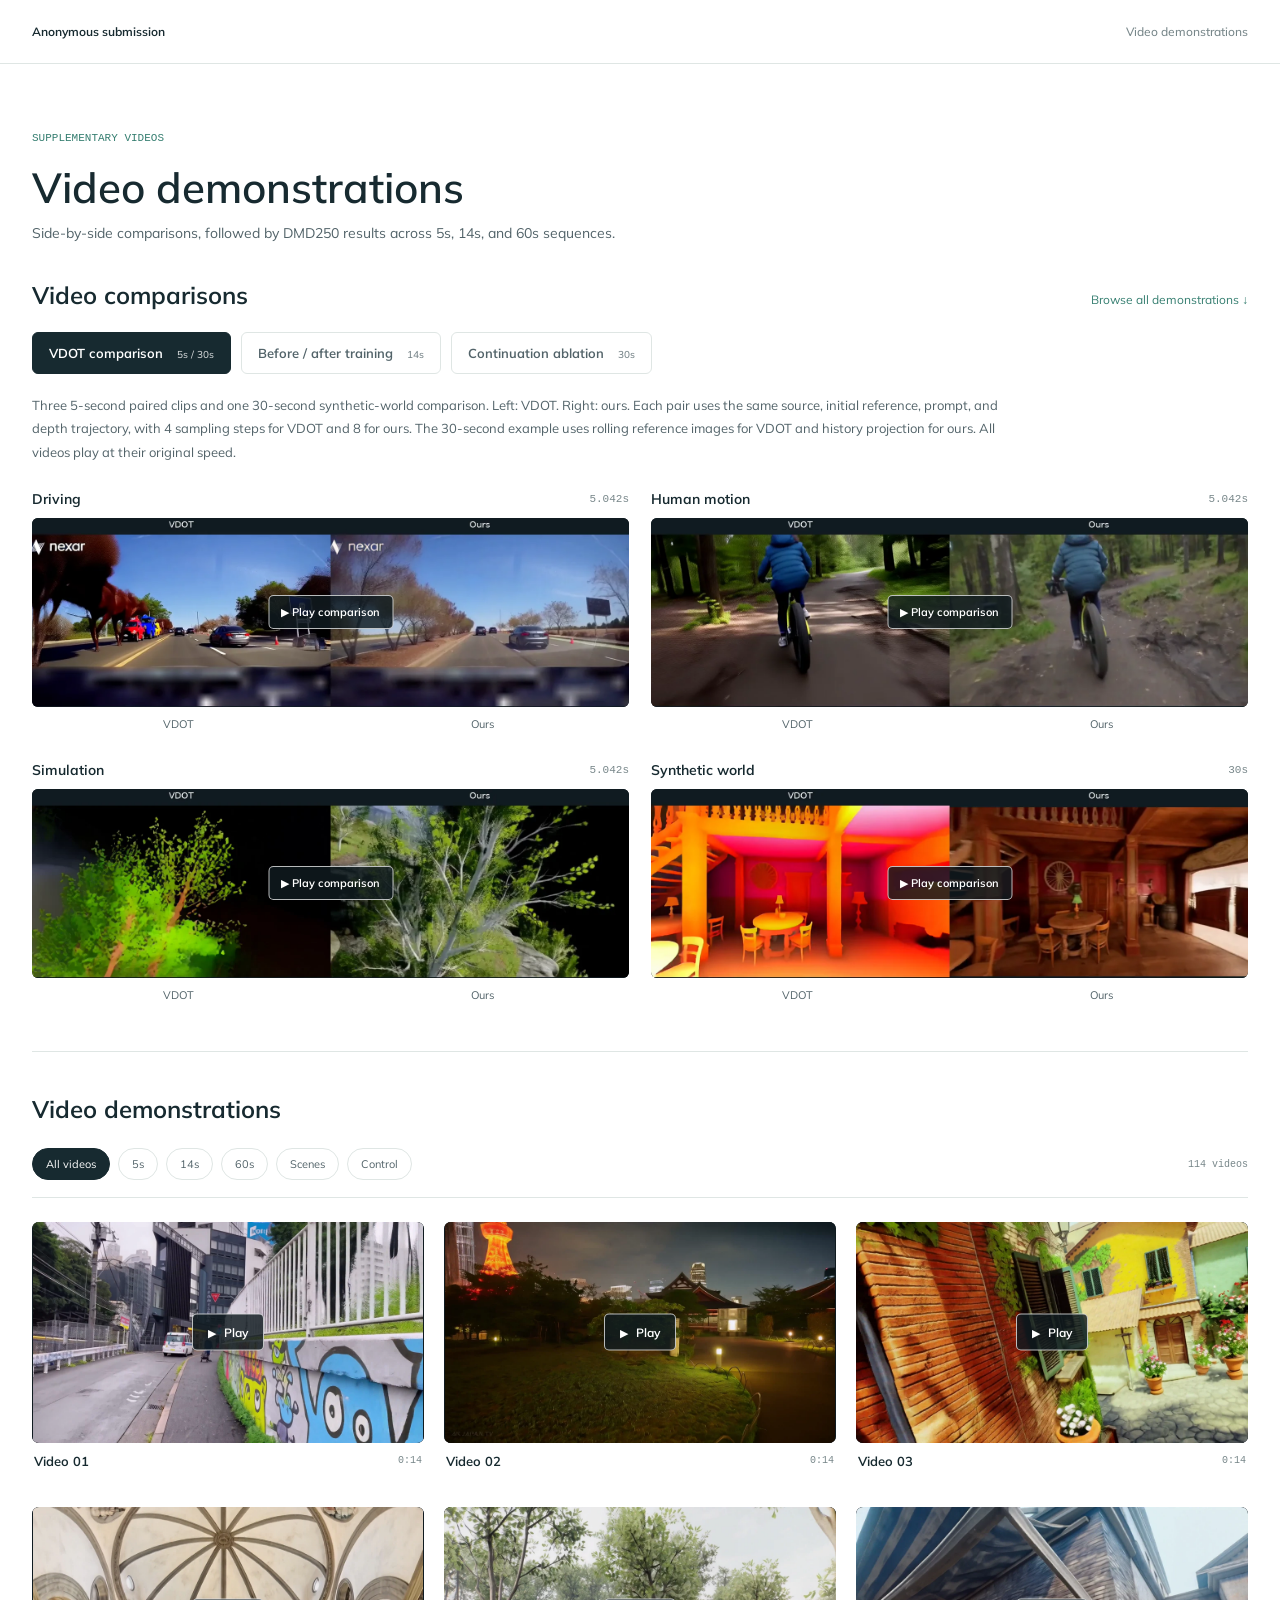
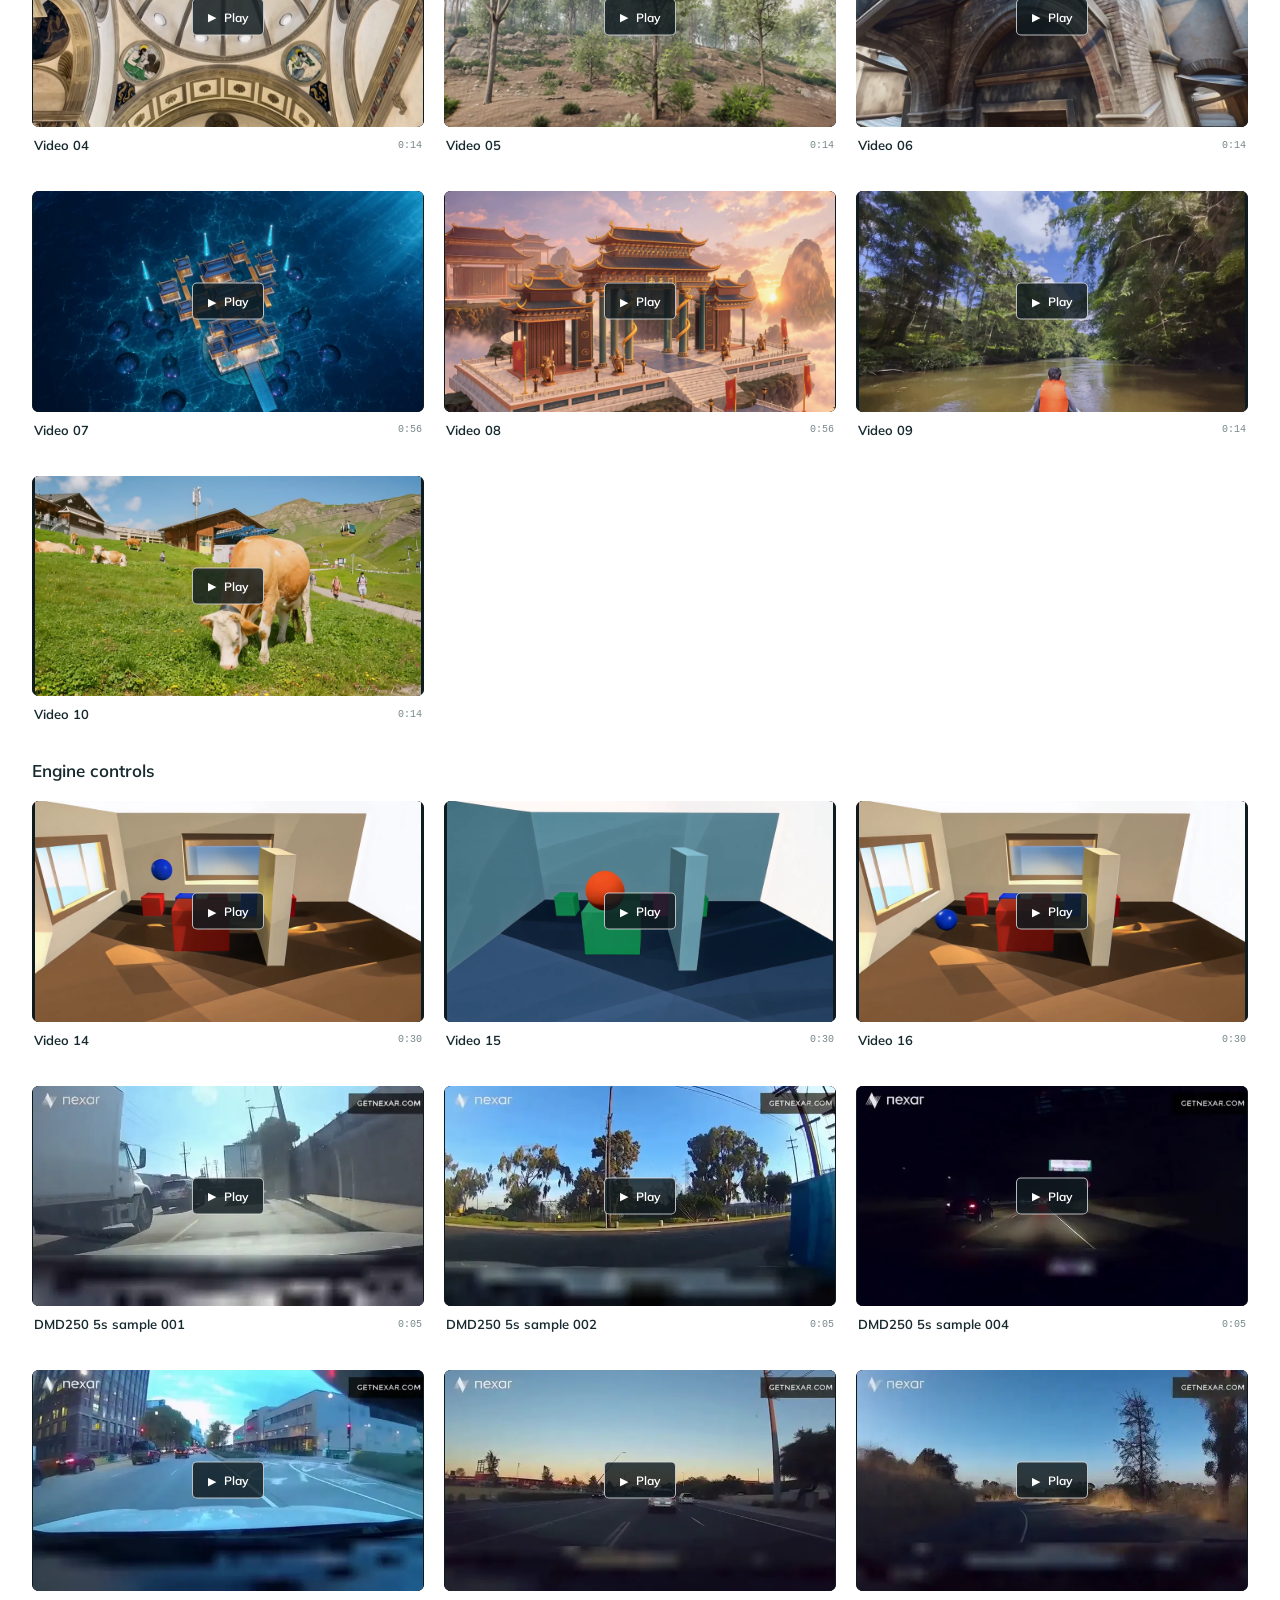
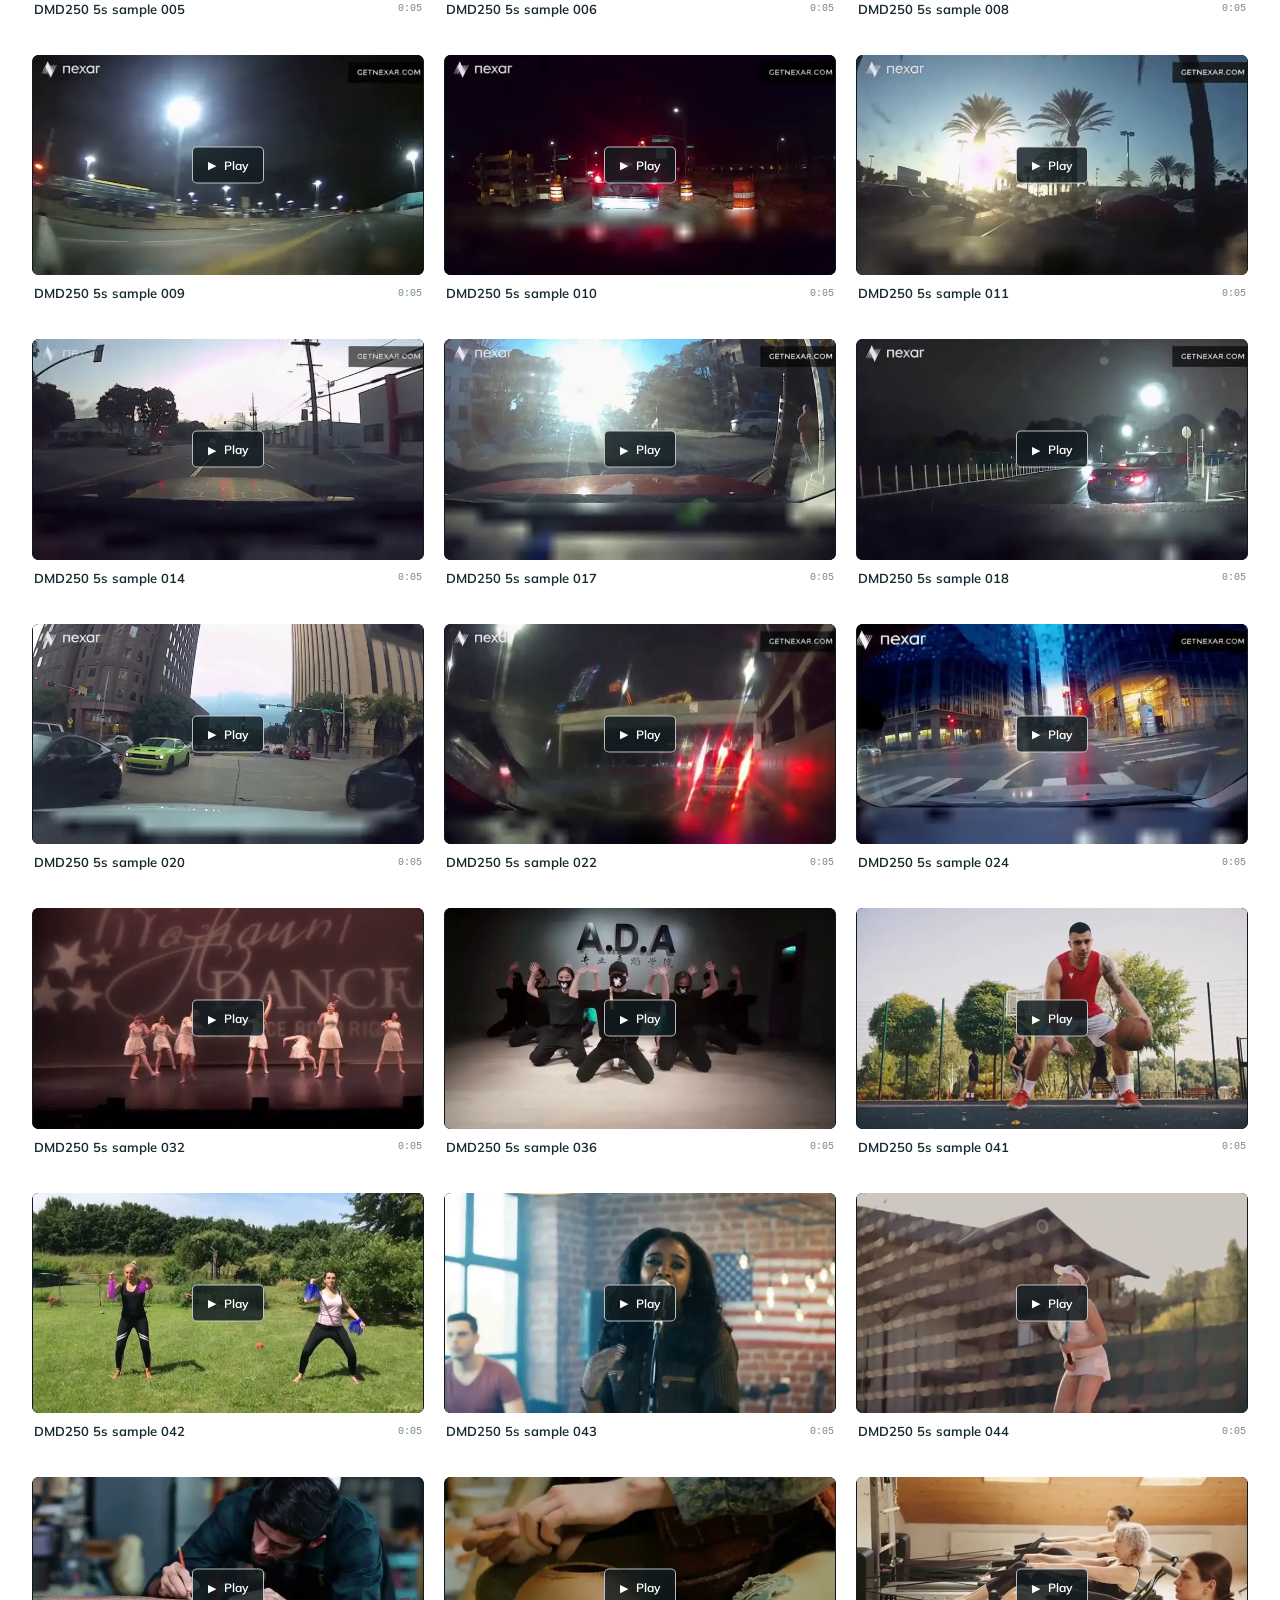
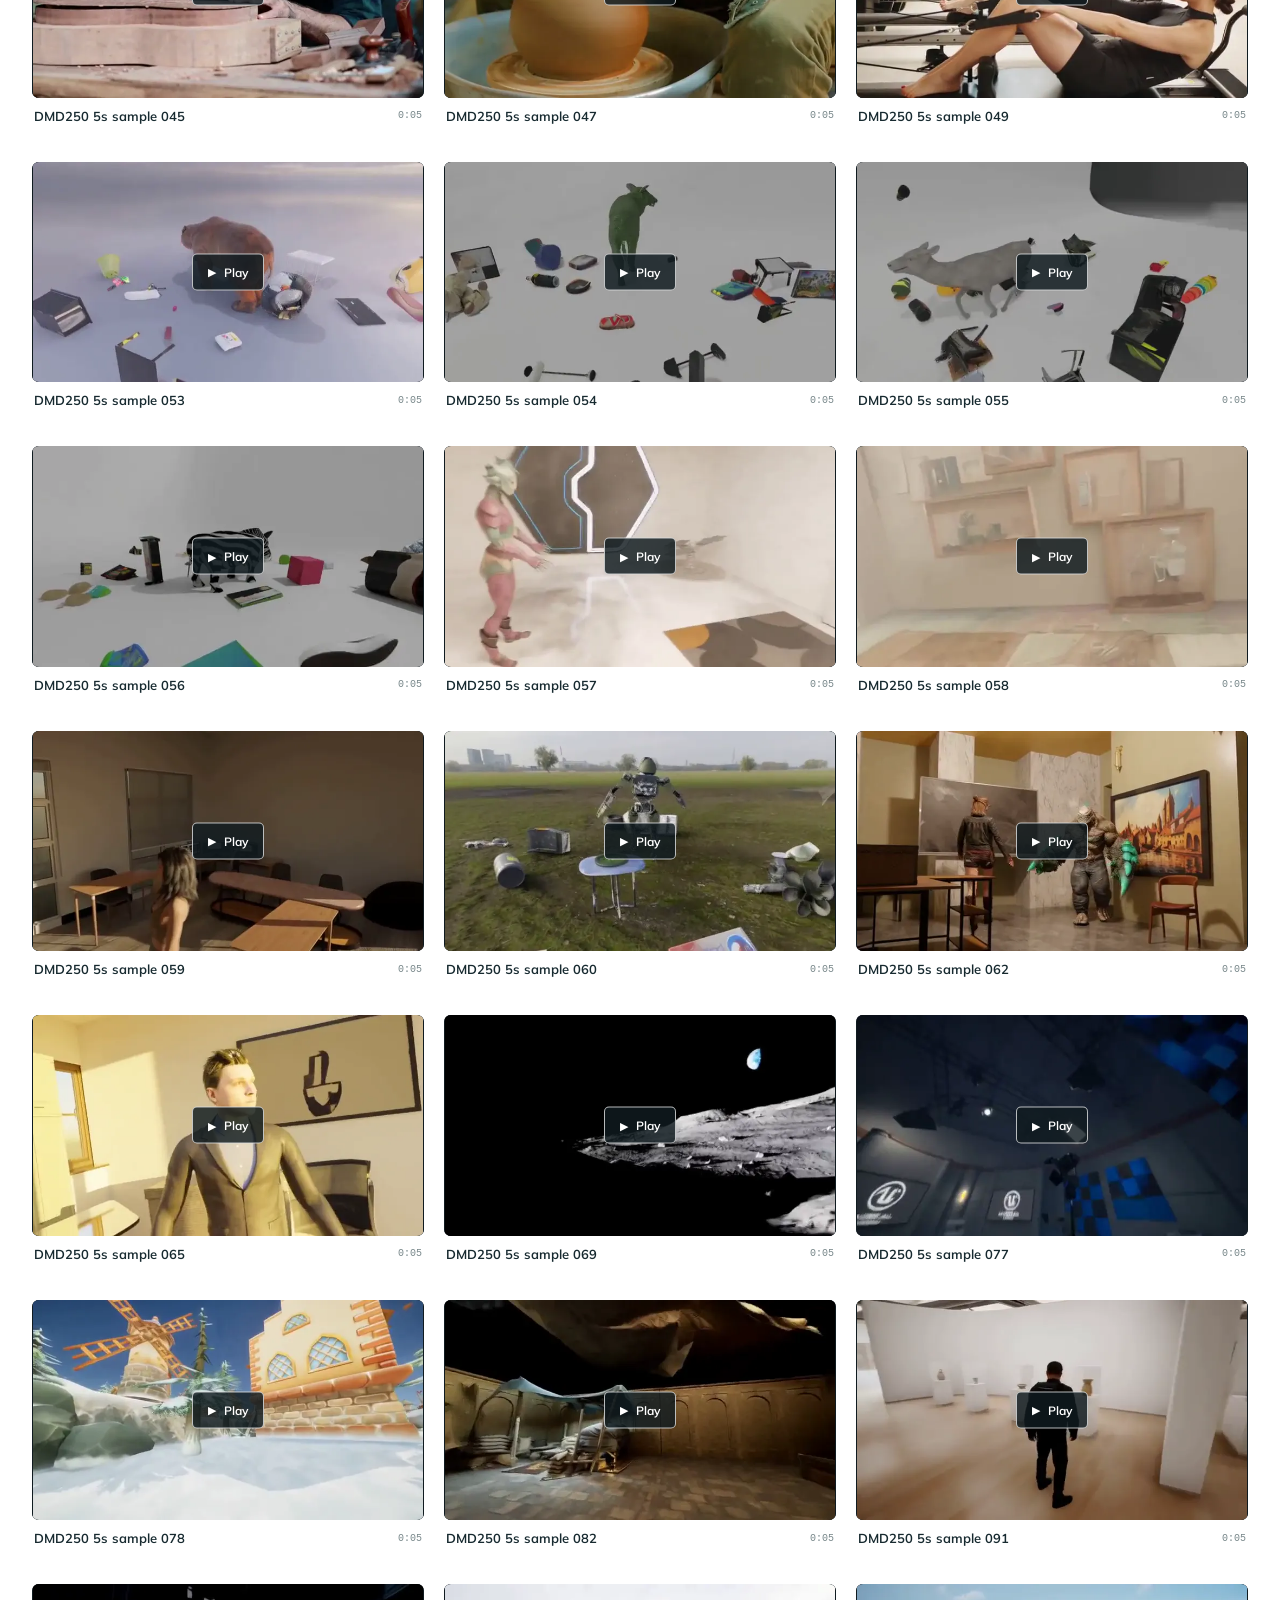
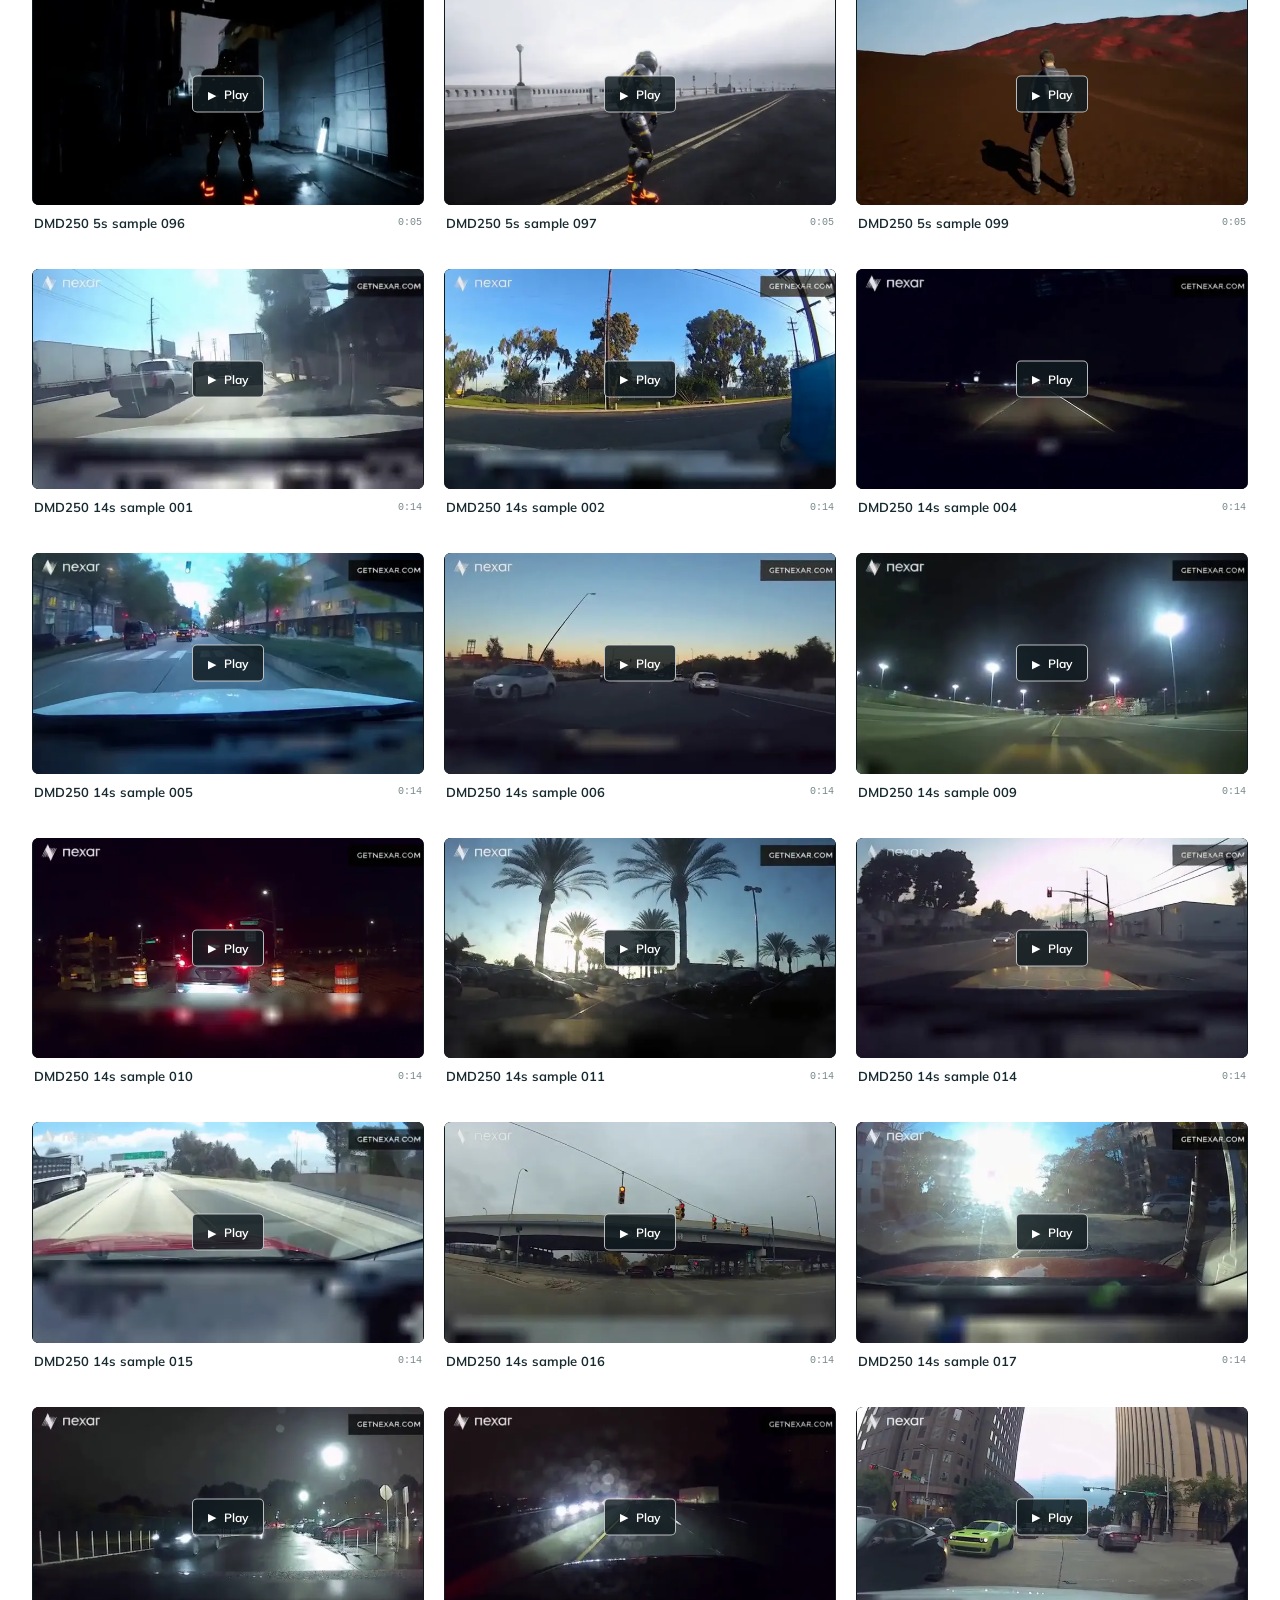
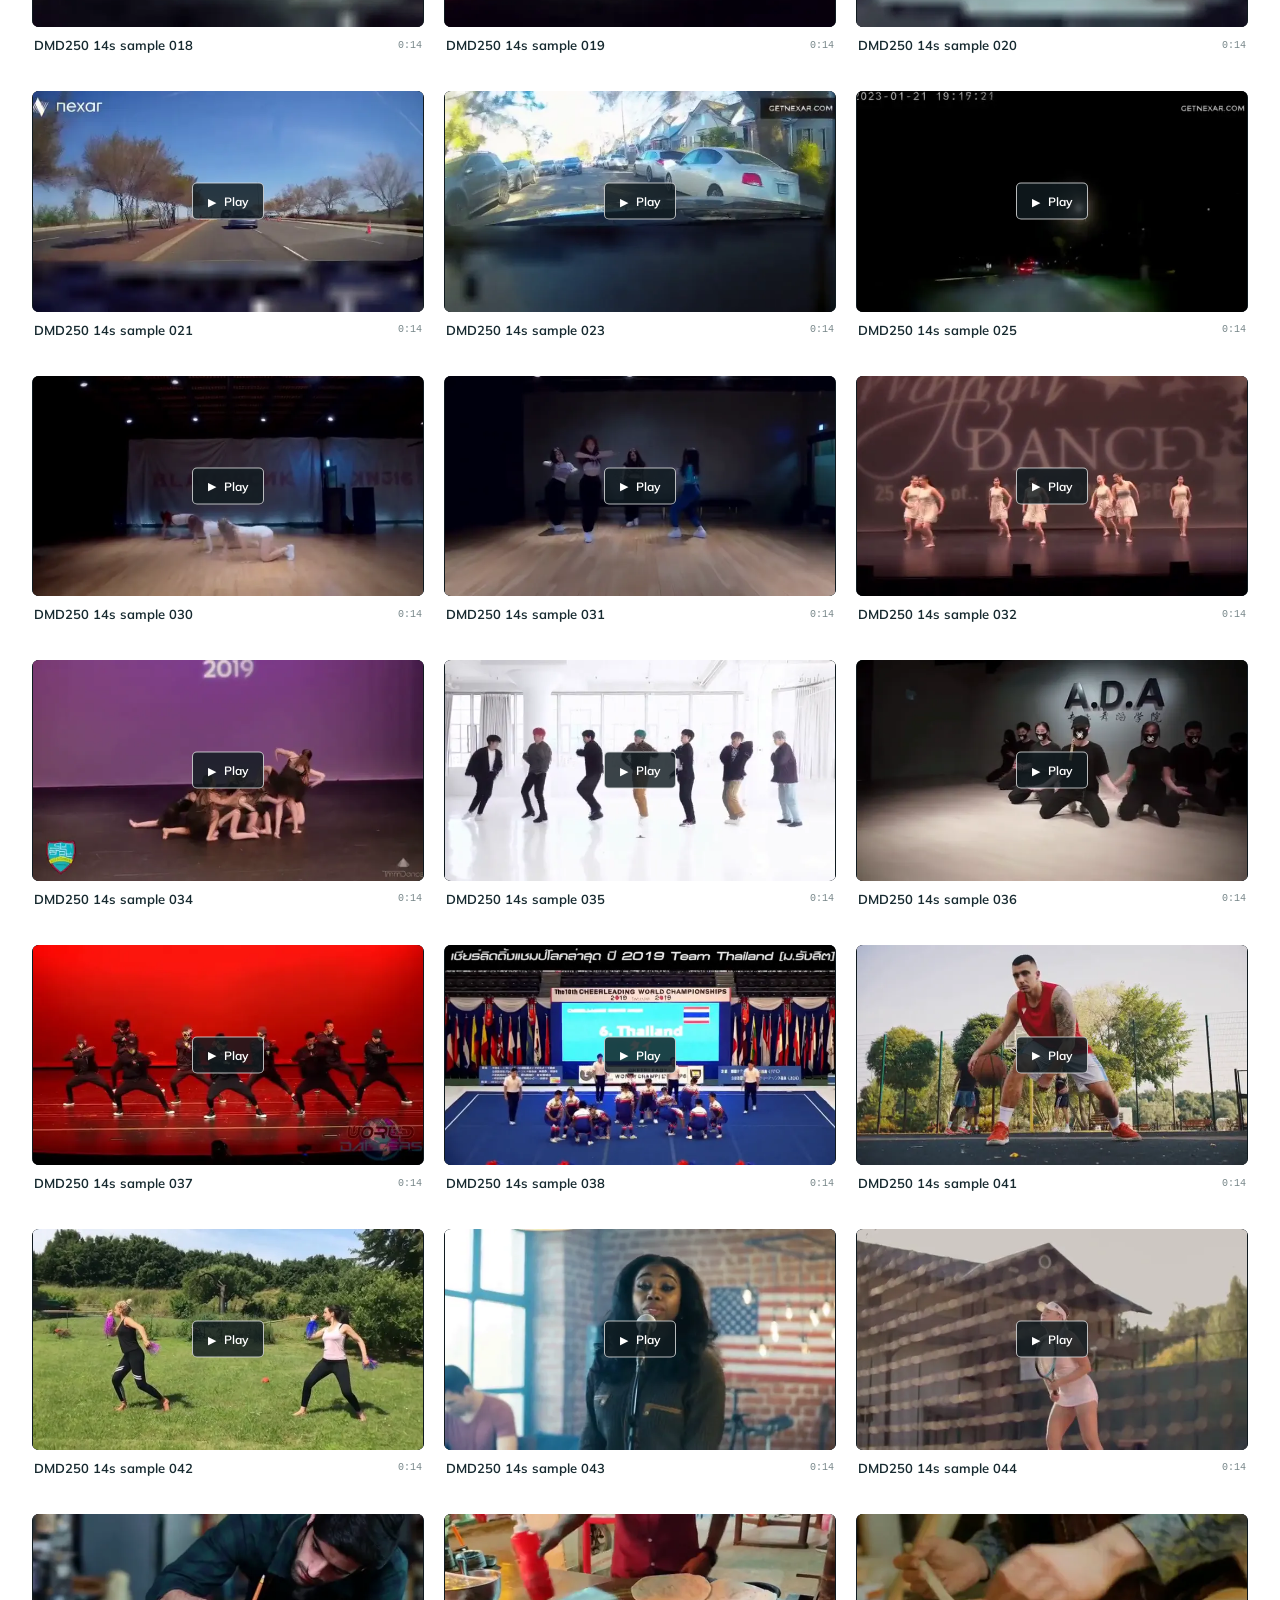
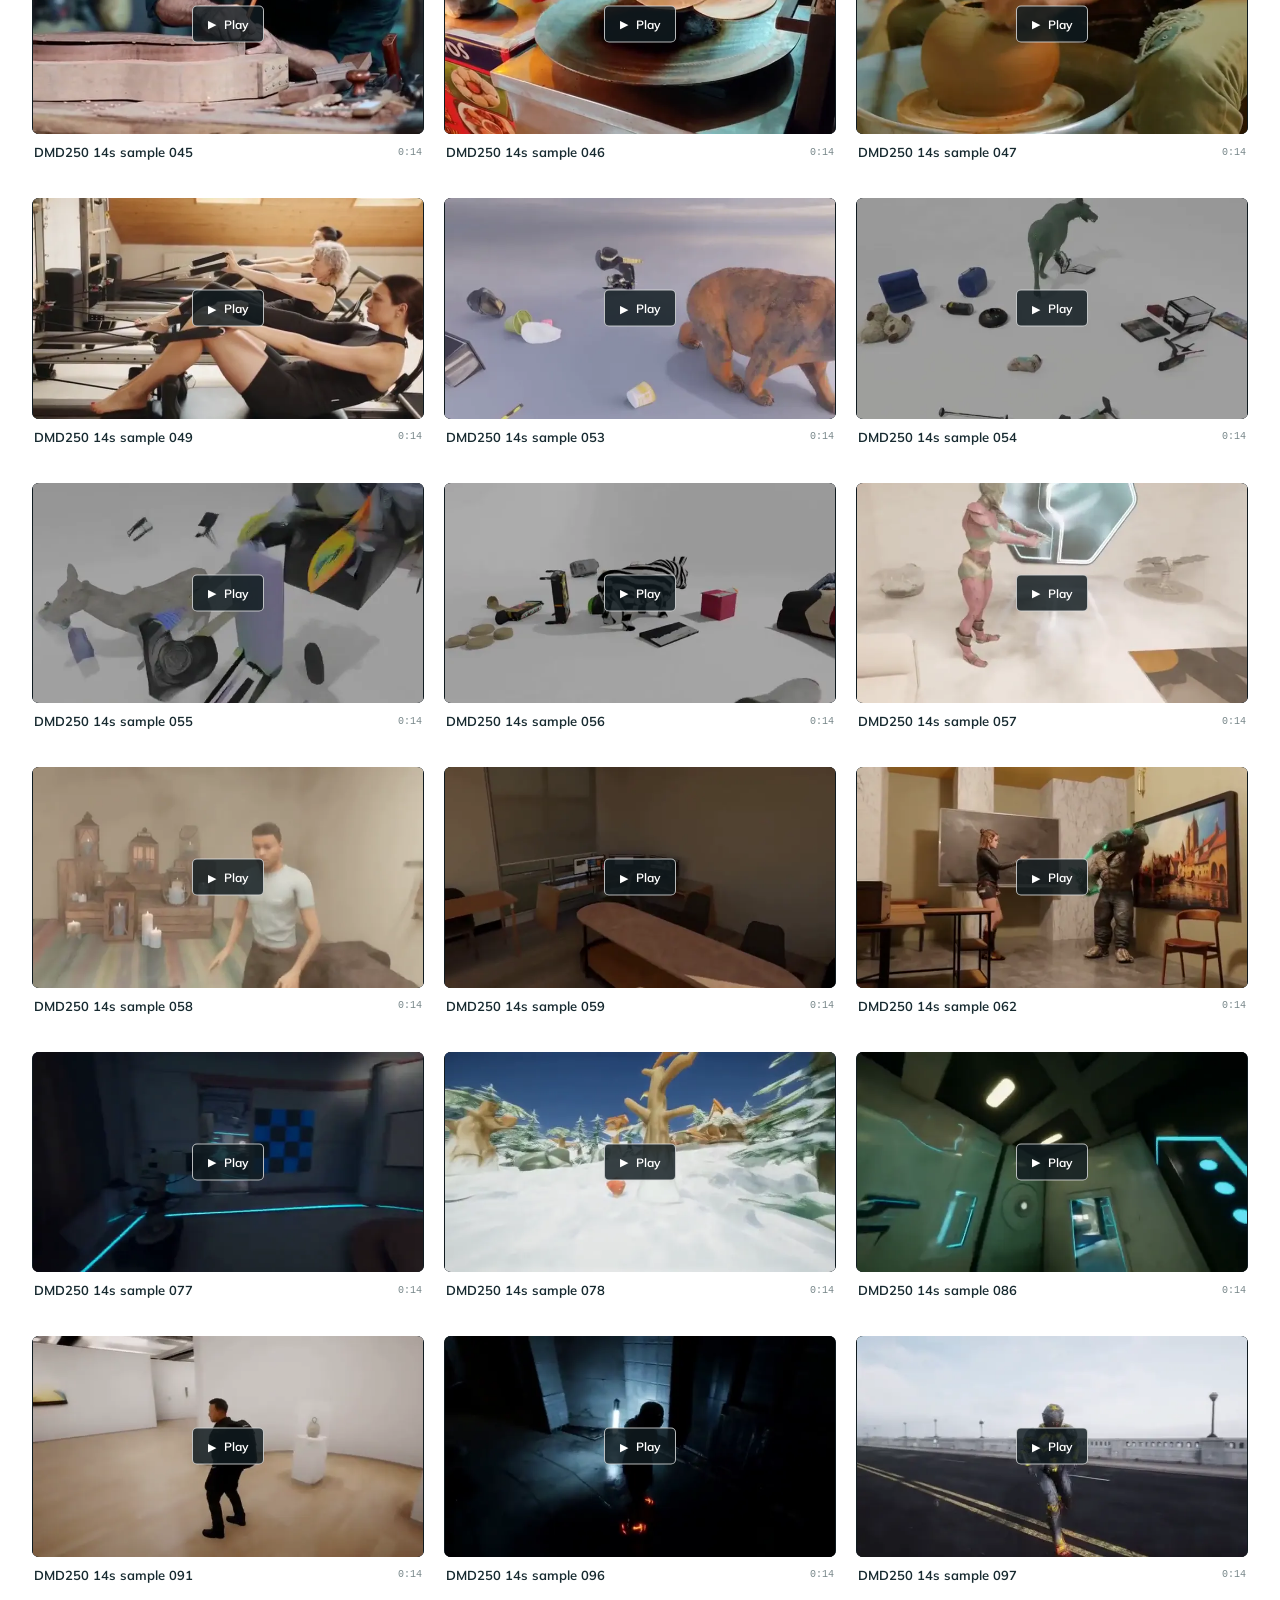
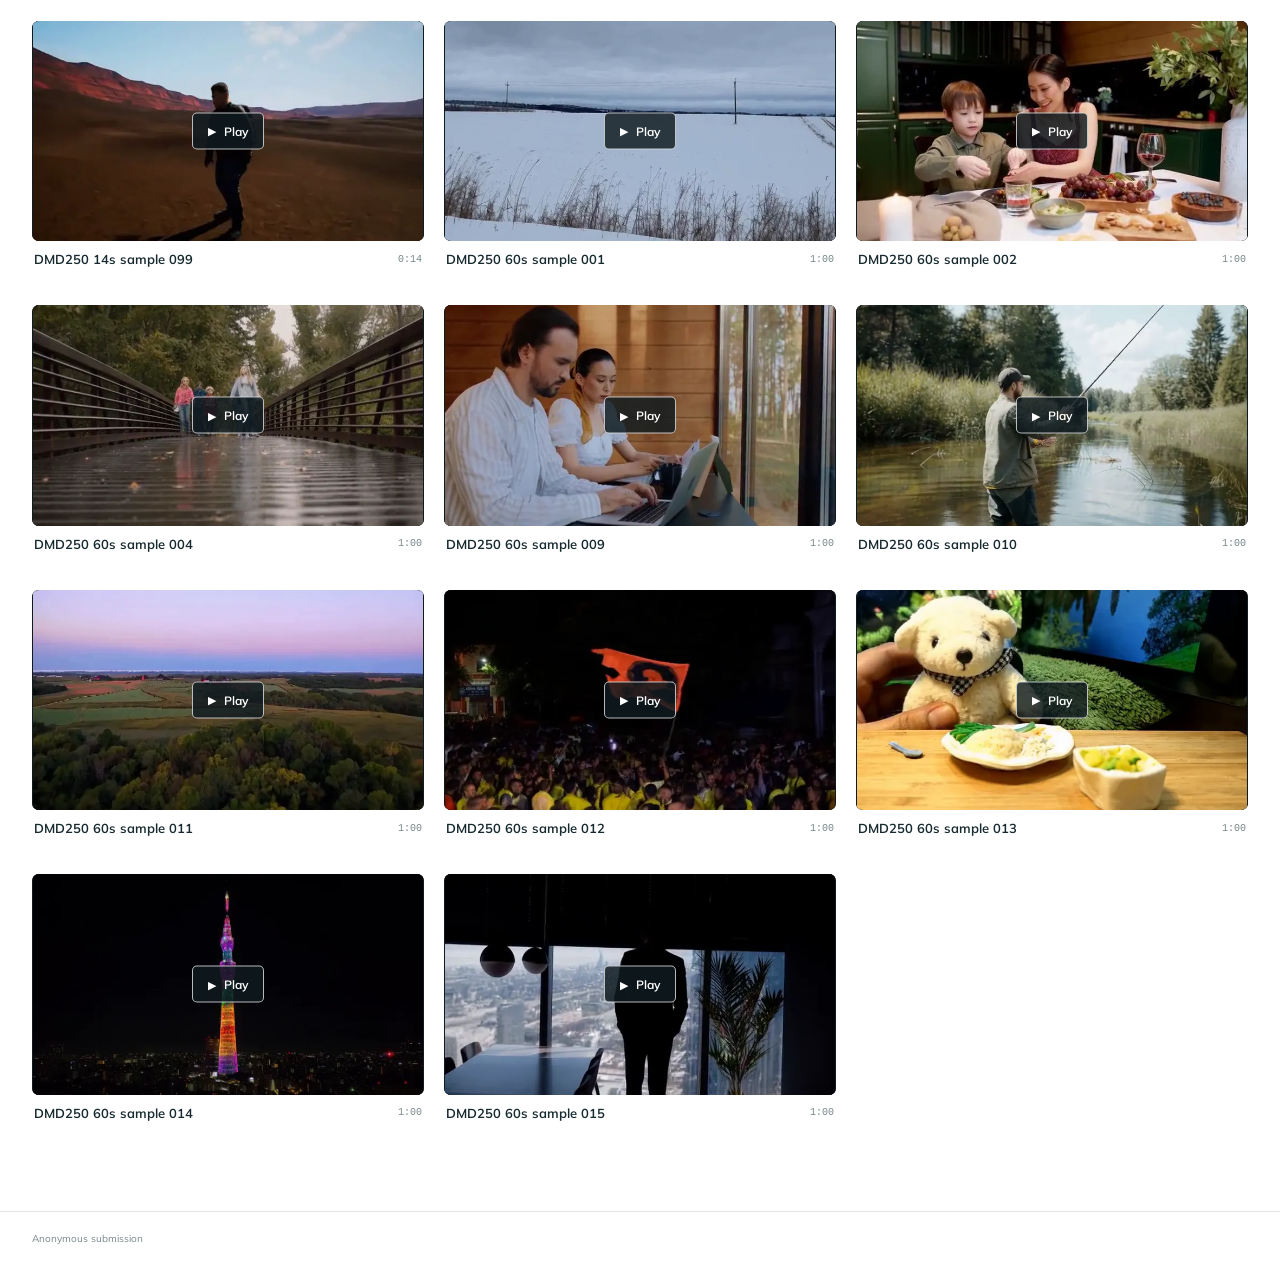
<file: index.html>
<!doctype html>
<html lang="en">
<head>
  <meta charset="utf-8">
  <meta name="viewport" content="width=device-width, initial-scale=1">
  <meta name="theme-color" content="#101b20">
  <meta name="description" content="Anonymous video comparisons: VDOT, before and after training, and 30-second continuation ablations.">
  <meta property="og:title" content="Anonymous Video Demonstrations">
  <meta property="og:description" content="Side-by-side video comparisons and short and long video demonstrations.">
  <meta property="og:type" content="website">
  <meta name="robots" content="noindex, nofollow">
  <title>Anonymous Video Demonstrations</title>
  <link rel="icon" href="data:,">
  <link rel="stylesheet" href="anonymous.css">
  <script src="anonymous-media.js" defer></script>
  <script src="anonymous-dmd250-media.js" defer></script>
  <script src="anonymous-comparison-media.js?v=20261118-selection" defer></script>
  <script src="anonymous-comparisons.js?v=20261118-selection" defer></script>
  <script src="anonymous.js" defer></script>
</head>
<body class="anonymous-page">
  <header class="anonymous-header"><div class="anonymous-container"><span>Anonymous submission</span><span>Video demonstrations</span></div></header>
  <main class="anonymous-container">
    <section class="anonymous-intro" aria-labelledby="anonymous-title">
      <p class="eyebrow">Supplementary videos</p>
      <h1 id="anonymous-title">Video demonstrations</h1>
      <p>Side-by-side comparisons, followed by DMD250 results across 5s, 14s, and 60s sequences.</p>
    </section>
    <section class="anonymous-comparisons" id="comparisons" aria-labelledby="comparisons-title">
      <div class="comparison-heading"><h2 id="comparisons-title">Video comparisons</h2><a href="#demonstrations">Browse all demonstrations <span aria-hidden="true">&darr;</span></a></div>
      <div class="comparison-filters" role="group" aria-label="Choose a video comparison">
        <button class="comparison-filter active" data-comparison="vdot" aria-pressed="true" aria-controls="comparison-grid">VDOT comparison <span>5s / 30s</span></button>
        <button class="comparison-filter" data-comparison="training" aria-pressed="false" aria-controls="comparison-grid">Before / after training <span>14s</span></button>
        <button class="comparison-filter" data-comparison="continuation" aria-pressed="false" aria-controls="comparison-grid">Continuation ablation <span>30s</span></button>
      </div>
      <p class="comparison-description" id="comparison-description" aria-live="polite"></p>
      <div class="comparison-grid" id="comparison-grid" aria-label="Side-by-side video comparisons"></div>
      <noscript><p>Enable JavaScript to browse the comparison videos.</p></noscript>
    </section>
    <h2 class="demonstrations-title" id="demonstrations">Video demonstrations</h2>
    <div class="anonymous-toolbar"><div class="anonymous-filters" role="group" aria-label="Filter videos">
      <button class="anonymous-filter active" data-filter="all" aria-pressed="true">All videos</button>
      <button class="anonymous-filter" data-filter="5s" aria-pressed="false">5s</button>
      <button class="anonymous-filter" data-filter="14s" aria-pressed="false">14s</button>
      <button class="anonymous-filter" data-filter="60s" aria-pressed="false">60s</button>
      <button class="anonymous-filter" data-filter="scenes" aria-pressed="false">Scenes</button>
      <button class="anonymous-filter" data-filter="control" aria-pressed="false">Control</button>
    </div><span id="anonymous-count" aria-live="polite"></span></div>
    <section class="anonymous-grid" id="anonymous-grid" aria-label="Video demonstrations"></section>
  </main>
  <footer class="anonymous-footer"><div class="anonymous-container">Anonymous submission</div></footer>
</body>
</html>
</file>
<file: anonymous.css>
@font-face{font-family:PageSans;src:url("assets/fonts/mulish-latin.woff2") format("woff2");font-weight:400 900;font-display:swap}
:root{font-family:PageSans,"Segoe UI",sans-serif;color:#172a30;background:#fff;font-synthesis:none;--ink:#172a30;--body:#526369;--muted:#78878a;--line:#dfe6e4;--teal:#357e70;--night:#101b20}
*{box-sizing:border-box}html{scroll-behavior:smooth}body{margin:0;-webkit-font-smoothing:antialiased}button,input{font:inherit}button{cursor:pointer}button:focus-visible,input:focus-visible,video:focus-visible{outline:3px solid #3f9b8b;outline-offset:3px}[hidden]{display:none!important}
.anonymous-container{width:min(1280px,calc(100% - 64px));margin-inline:auto}.anonymous-header{height:64px;border-bottom:1px solid var(--line);display:flex;align-items:center;font-size:12px;font-weight:650}.anonymous-header .anonymous-container{display:flex;justify-content:space-between;gap:20px}.anonymous-header span:last-child{color:var(--muted);font-weight:500}.anonymous-intro{padding:66px 0 38px}.anonymous-intro>p:first-child{font:500 11px/1.5 ui-monospace,monospace;text-transform:uppercase;color:var(--teal);margin:0 0 17px}.anonymous-intro h1{font-size:42px;font-weight:600;line-height:1.15;margin:0}.anonymous-intro>p:last-child{color:var(--body);font-size:14px;margin:12px 0 0}.anonymous-toolbar{display:flex;align-items:center;justify-content:space-between;gap:20px;border-bottom:1px solid var(--line);padding-bottom:17px;margin-bottom:24px}.anonymous-filters{display:flex;gap:8px;flex-wrap:wrap}.anonymous-filter{padding:8px 13px;background:transparent;border:1px solid var(--line);border-radius:24px;color:var(--body);font-size:11px}.anonymous-filter.active{background:var(--ink);border-color:var(--ink);color:#fff}.anonymous-toolbar>span{font:10px ui-monospace,monospace;color:var(--muted);white-space:nowrap}
.anonymous-grid{display:grid;grid-template-columns:repeat(3,minmax(0,1fr));gap:28px 20px;padding-bottom:80px}.anonymous-video{min-width:0}.anonymous-player{position:relative;width:100%;aspect-ratio:16/9;overflow:hidden;background:var(--night);border-radius:7px}.anonymous-player video,.anonymous-poster{position:absolute;inset:0;display:block;width:100%;height:100%;object-fit:contain;background:var(--night)}.anonymous-player video::-webkit-media-controls-fullscreen-button,.anonymous-player video::-webkit-media-controls-picture-in-picture-button{display:none!important}.anonymous-player video::-webkit-media-controls-enclosure{overflow:hidden}.anonymous-poster{z-index:1}.anonymous-play{position:absolute;z-index:2;left:50%;top:50%;transform:translate(-50%,-50%);display:flex;align-items:center;gap:8px;padding:10px 15px;border:1px solid rgb(255 255 255 / 70%);border-radius:5px;background:rgb(16 27 32 / 82%);color:#fff;font-size:12px;font-weight:650}.anonymous-play span:first-child{font-size:11px}.anonymous-play:hover{background:#172a30}.anonymous-caption{display:flex;align-items:center;justify-content:space-between;gap:12px;padding:10px 2px}.anonymous-caption h2{font-size:13px;font-weight:650;margin:0}.anonymous-caption span{font:10px ui-monospace,monospace;color:var(--muted)}.anonymous-group{grid-column:1/-1;display:grid;gap:20px}.anonymous-group-engine{grid-template-columns:repeat(3,minmax(0,1fr))}.anonymous-group-title{grid-column:1/-1;font-size:17px;font-weight:650;margin:0}.anonymous-footer{border-top:1px solid var(--line);padding:20px 0;color:var(--muted);font-size:10px}
@media(max-width:800px){.anonymous-grid{grid-template-columns:repeat(2,minmax(0,1fr))}}
@media(max-width:600px){.anonymous-container{width:calc(100% - 40px)}.anonymous-intro{padding:48px 0 28px}.anonymous-intro h1{font-size:34px}.anonymous-toolbar{align-items:flex-start;flex-direction:column;gap:12px}.anonymous-grid{grid-template-columns:1fr;gap:21px;padding-bottom:55px}.anonymous-group-engine{grid-template-columns:1fr}.anonymous-header{font-size:10px}}

.anonymous-comparisons{padding-bottom:48px;margin-bottom:42px;border-bottom:1px solid var(--line)}
.comparison-heading{display:flex;align-items:baseline;justify-content:space-between;gap:20px;margin-bottom:22px}
.comparison-heading h2,.demonstrations-title{font-size:24px;font-weight:650;margin:0}
.comparison-heading a{color:var(--teal);font-size:12px;text-decoration:none}
.comparison-heading a:hover{text-decoration:underline}
.comparison-heading a:focus-visible{outline:3px solid #3f9b8b;outline-offset:4px}
.comparison-filters{display:flex;gap:10px;flex-wrap:wrap}
.comparison-filter{border:1px solid var(--line);border-radius:6px;padding:12px 16px;background:#fff;color:var(--body);font-size:13px;font-weight:650}
.comparison-filter span{font-size:10px;font-weight:500;margin-left:10px;opacity:.8}
.comparison-filter.active{background:var(--ink);border-color:var(--ink);color:#fff}
.comparison-description{font-size:13px;line-height:1.8;color:var(--body);max-width:1000px;margin:20px 0 26px}
.comparison-grid{display:grid;grid-template-columns:repeat(2,minmax(0,1fr));gap:28px 22px}
.comparison-card{min-width:0}
.comparison-card-heading{display:flex;justify-content:space-between;gap:12px;align-items:center;margin-bottom:10px}
.comparison-card-heading h3{font-size:14px;font-weight:650;margin:0}
.comparison-card-heading>span{font:11px ui-monospace,monospace;color:var(--muted)}
.comparison-player{position:relative;aspect-ratio:1440/456;background:var(--night);border-radius:6px;overflow:hidden}
.comparison-player video{display:block;width:100%;height:100%;object-fit:contain}
.comparison-player .anonymous-play{font-size:11px;padding:9px 12px;white-space:nowrap}
.comparison-labels{display:grid;grid-template-columns:1fr 1fr;gap:10px;text-align:center;color:var(--body);font-size:11px;line-height:1.5;padding-top:9px}
.demonstrations-title{margin-bottom:24px;scroll-margin-top:24px}
@media(max-width:900px){.comparison-grid{grid-template-columns:1fr}}
@media(max-width:600px){.comparison-heading{align-items:flex-start;flex-direction:column;gap:12px}.comparison-heading h2,.demonstrations-title{font-size:22px}.comparison-filters{gap:7px}.comparison-filter{padding:10px 12px;font-size:12px}.comparison-description{font-size:12px}.comparison-labels{font-size:10px}.comparison-player .anonymous-play{padding:7px 10px;font-size:10px}}
@media(prefers-reduced-motion:reduce){html{scroll-behavior:auto}}
</file>
